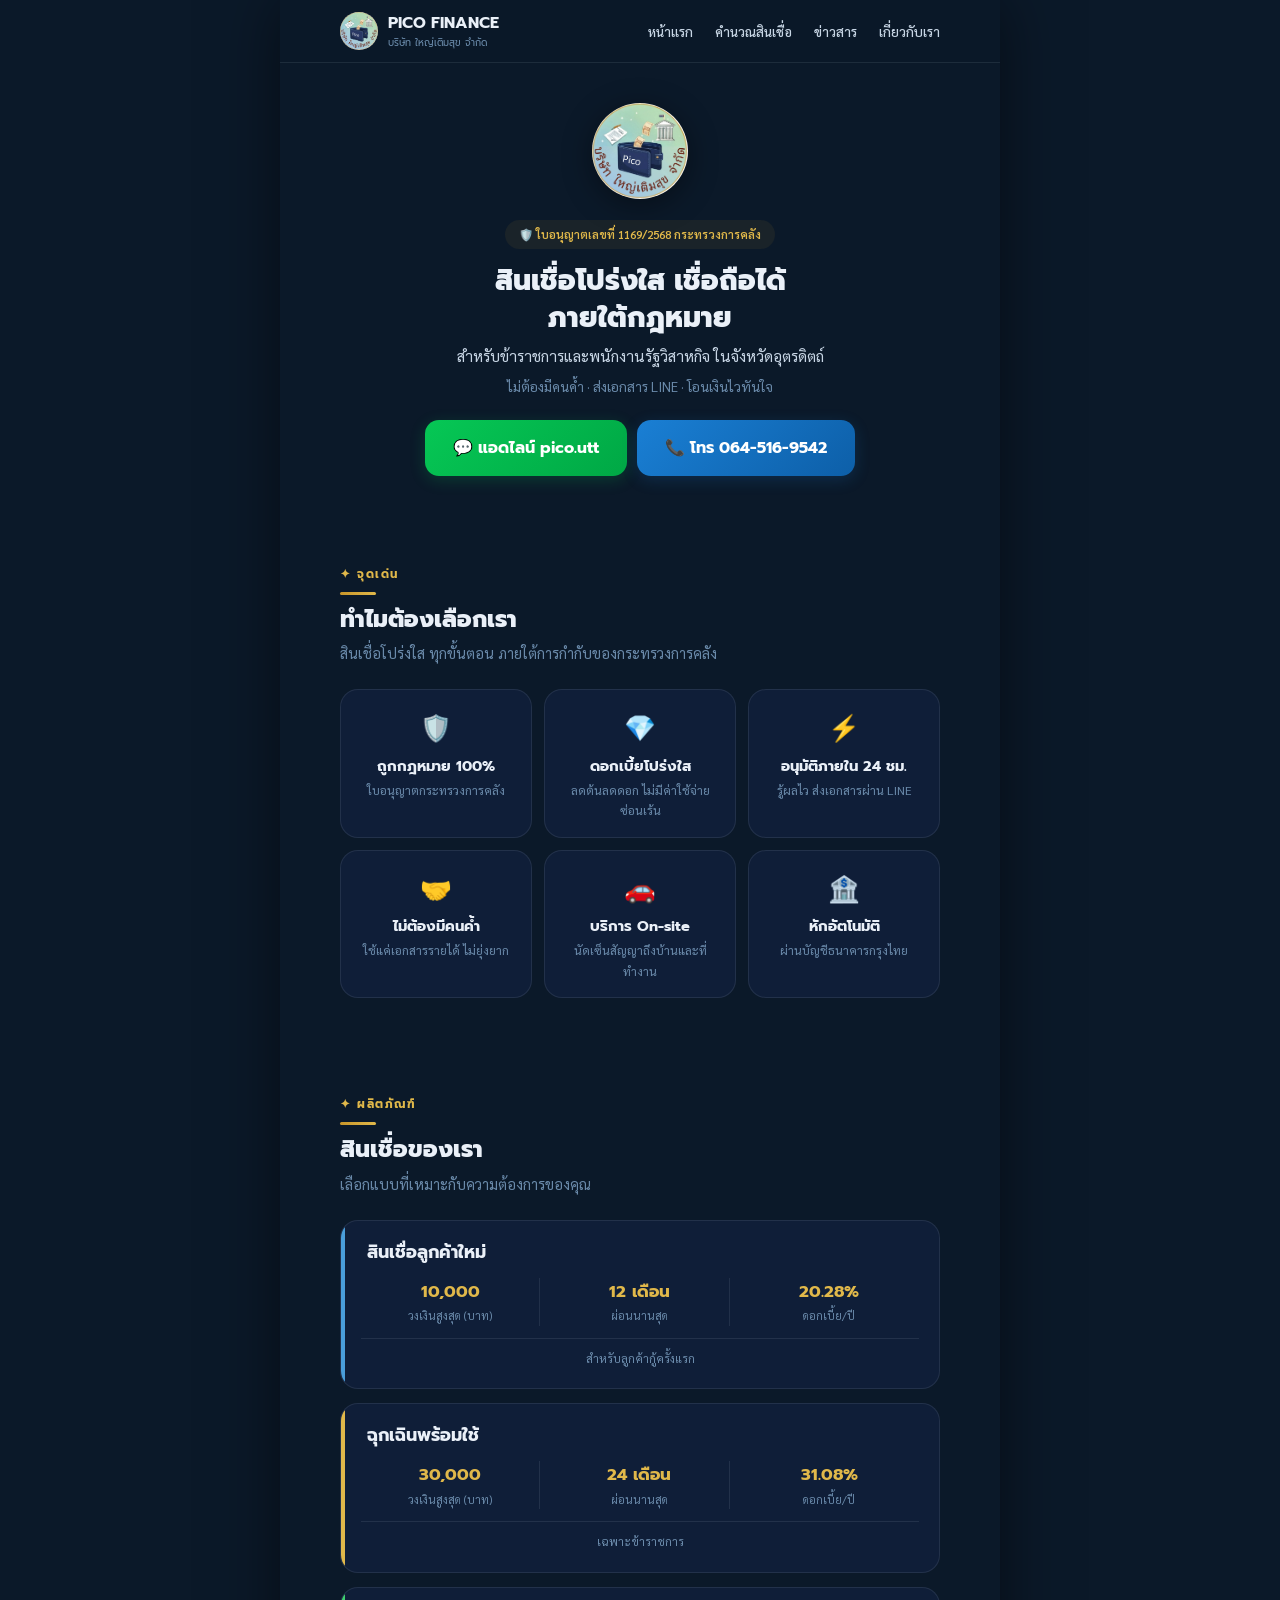
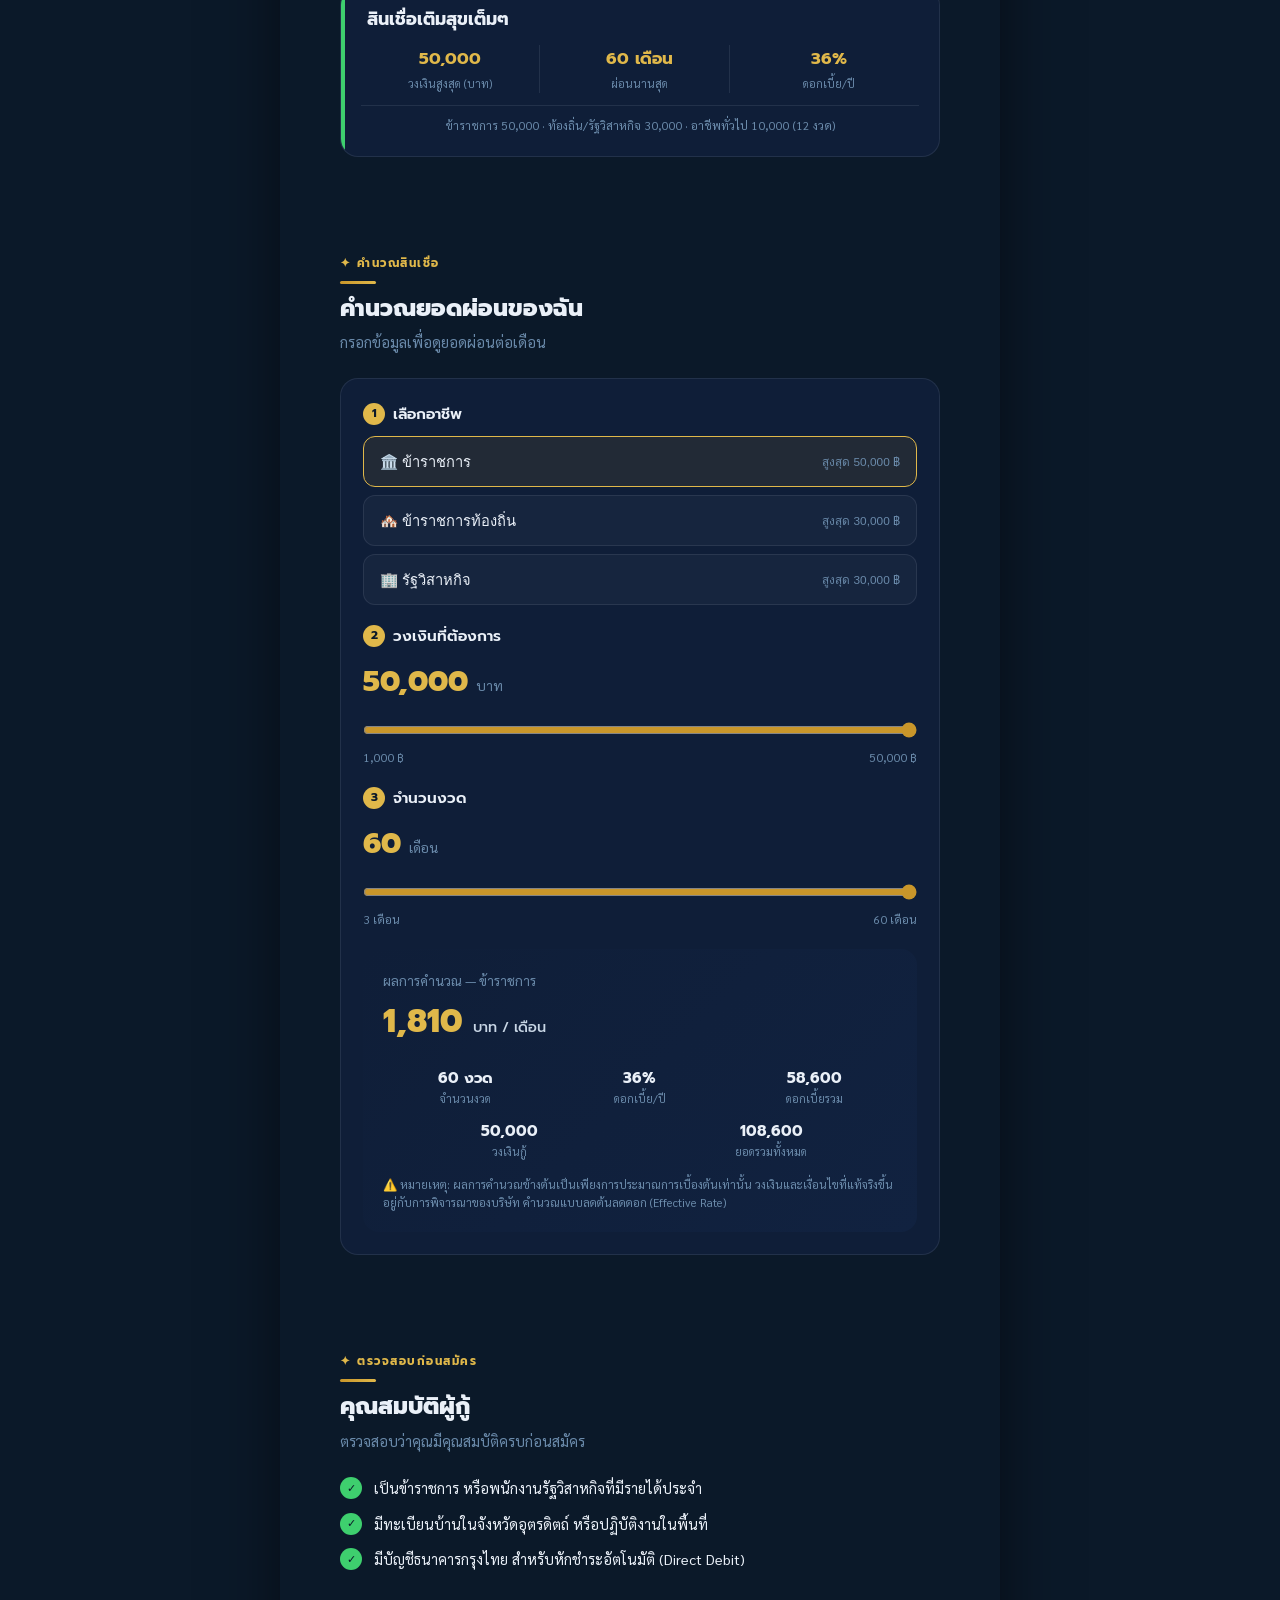
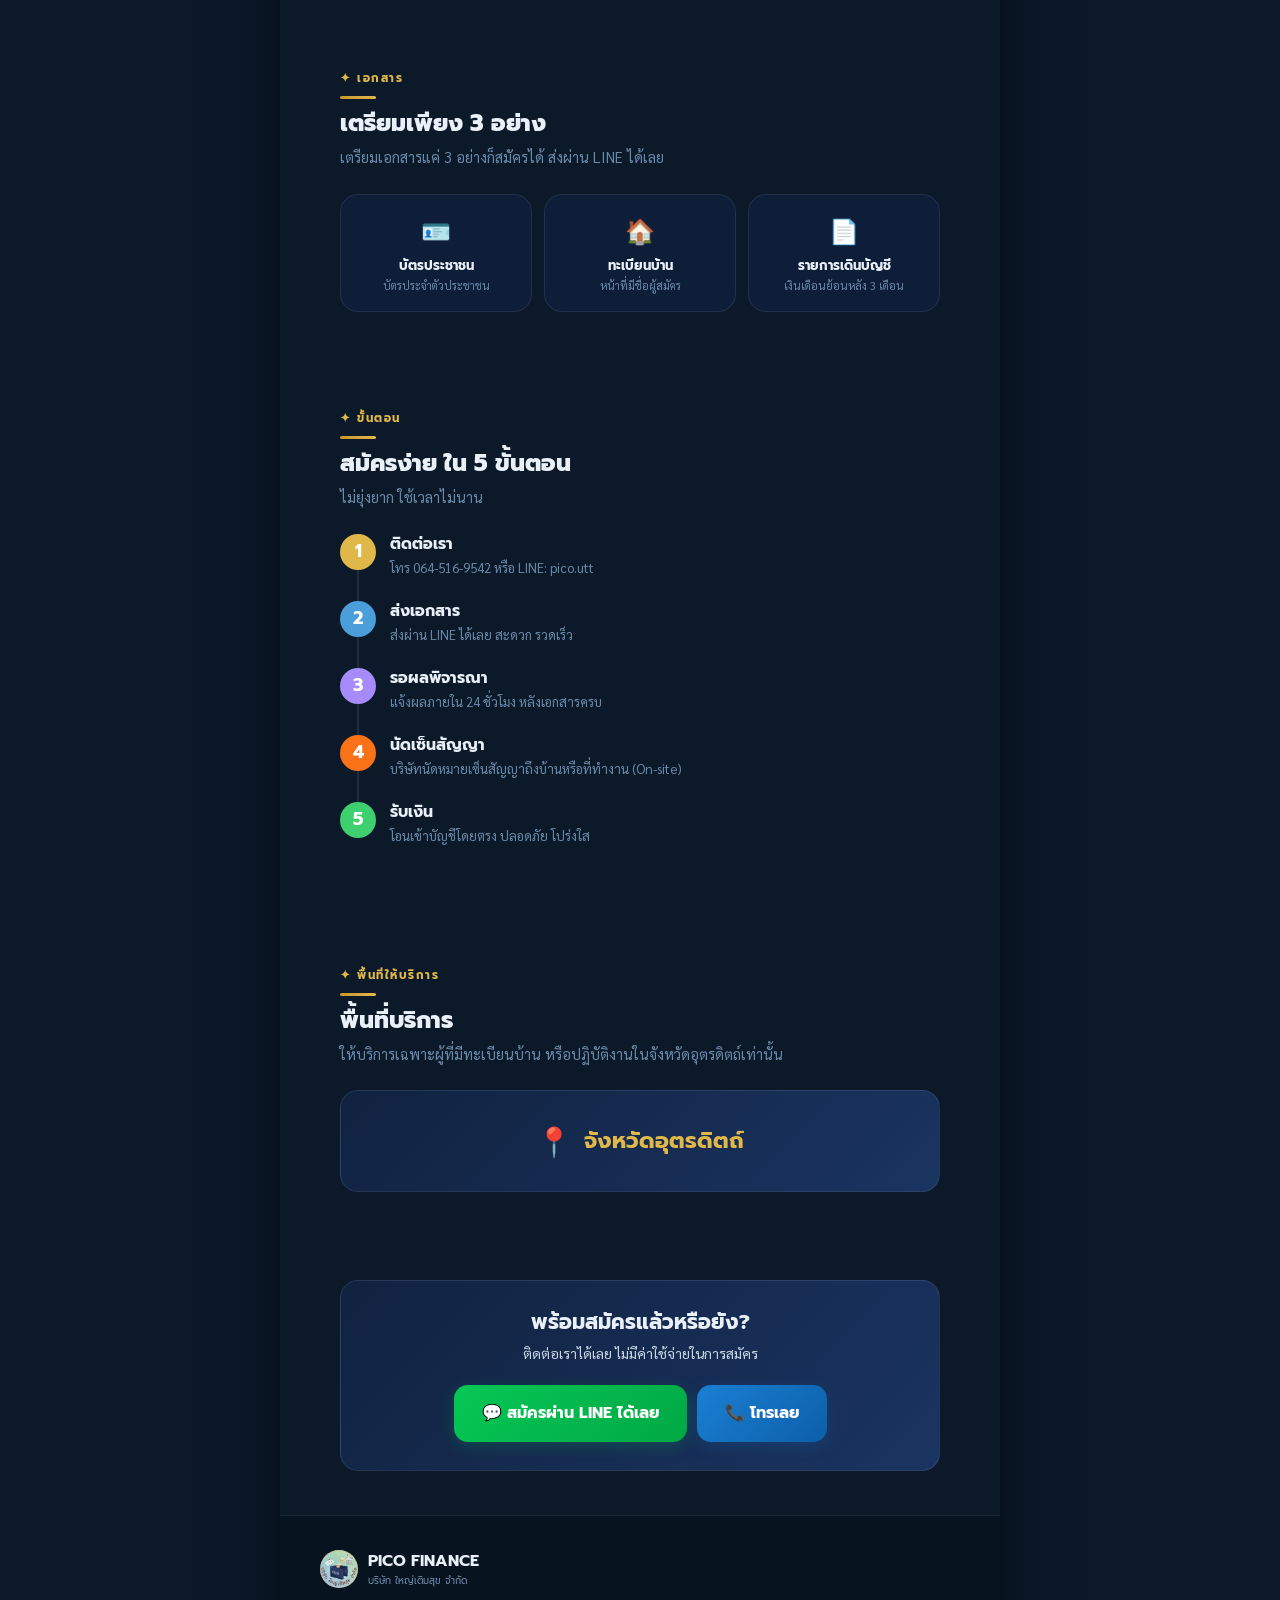
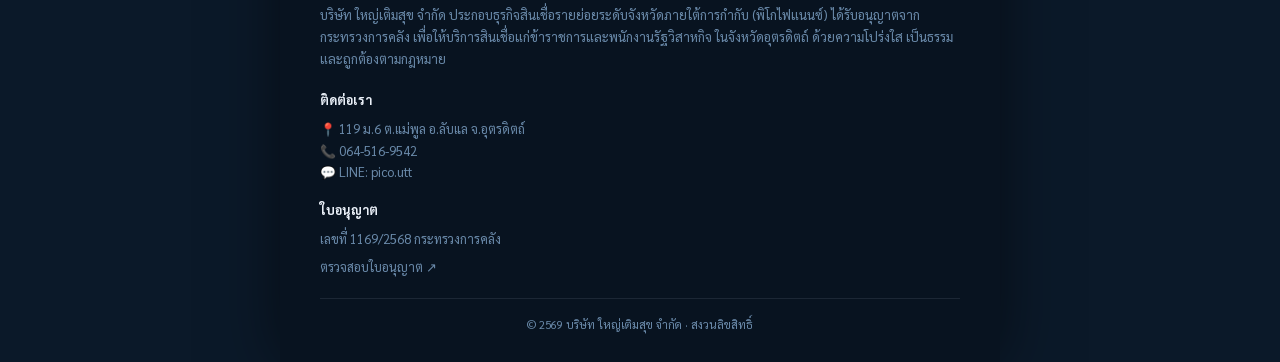
<file: index.html>
<!DOCTYPE html>
<html lang="th">
<head>
  <meta charset="UTF-8" />
  <meta name="viewport" content="width=device-width, initial-scale=1.0" />
  <title>PICO FINANCE — บริษัท ใหญ่เติมสุข จำกัด</title>
  <meta name="description" content="สินเชื่อพิโกไฟแนนซ์ จ.อุตรดิตถ์ สำหรับข้าราชการและพนักงานรัฐวิสาหกิจ ถูกกฎหมาย ดอกเบี้ยโปร่งใส ไม่ต้องมีคนค้ำ ใบอนุญาต 1169/2568 กระทรวงการคลัง" />
  <link rel="icon" type="image/svg+xml" href="[data-uri]" />
  <link rel="stylesheet" href="css/styles.css" />
</head>
<body>
<div class="app-wrapper">

  <!-- ===== Navbar ===== -->
  <header class="navbar">
    <div class="navbar-inner">
      <a href="#home" class="brand">
        <img src="assets/img/logo.jpg" alt="โลโก้ บริษัท ใหญ่เติมสุข จำกัด" />
        <span class="brand-name">PICO FINANCE<small>บริษัท ใหญ่เติมสุข จำกัด</small></span>
      </a>
      <nav class="nav-links" aria-label="เมนูหลัก">
        <a href="#home">หน้าแรก</a>
        <a href="#calculator">คำนวณสินเชื่อ</a>
        <a href="news.html">ข่าวสาร</a>
        <a href="#about">เกี่ยวกับเรา</a>
      </nav>
      <button class="nav-toggle" aria-label="เปิดเมนู" aria-expanded="false">
        <span></span><span></span><span></span>
      </button>
    </div>
    <nav class="nav-mobile" aria-label="เมนูมือถือ">
      <a href="#home">หน้าแรก</a>
      <a href="#calculator">คำนวณสินเชื่อ</a>
      <a href="news.html">ข่าวสาร</a>
      <a href="#about">เกี่ยวกับเรา</a>
    </nav>
  </header>

  <main>
    <!-- ===== Hero ===== -->
    <section id="home" class="hero">
      <img class="hero-logo" src="assets/img/logo.jpg" alt="โลโก้บริษัท ใหญ่เติมสุข จำกัด" />
      <span class="hero-badge">🛡️ ใบอนุญาตเลขที่ 1169/2568 กระทรวงการคลัง</span>
      <h1>สินเชื่อโปร่งใส เชื่อถือได้<br>ภายใต้กฎหมาย</h1>
      <p class="lead">สำหรับข้าราชการและพนักงานรัฐวิสาหกิจ ในจังหวัดอุตรดิตถ์</p>
      <p class="slogan">ไม่ต้องมีคนค้ำ · ส่งเอกสาร LINE · โอนเงินไวทันใจ</p>
      <div class="hero-actions">
        <a class="btn-line" href="https://line.me/ti/p/NenMGpzP2S" target="_blank" rel="noopener">💬 แอดไลน์ pico.utt</a>
        <a class="btn-call" href="tel:0645169542">📞 โทร 064-516-9542</a>
      </div>
    </section>

    <!-- ===== จุดเด่น ===== -->
    <section class="section-wrap">
      <span class="section-label">✦ จุดเด่น</span>
      <div class="accent-bar"></div>
      <h2 class="section-title">ทำไมต้องเลือกเรา</h2>
      <p class="section-sub">สินเชื่อโปร่งใส ทุกขั้นตอน ภายใต้การกำกับของกระทรวงการคลัง</p>
      <div id="feature-grid" class="feature-grid"></div>
    </section>

    <!-- ===== ผลิตภัณฑ์ ===== -->
    <section class="section-wrap">
      <span class="section-label">✦ ผลิตภัณฑ์</span>
      <div class="accent-bar"></div>
      <h2 class="section-title">สินเชื่อของเรา</h2>
      <p class="section-sub">เลือกแบบที่เหมาะกับความต้องการของคุณ</p>
      <div id="product-list" class="product-list"></div>
    </section>

    <!-- ===== Calculator ===== -->
    <section id="calculator" class="section-wrap">
      <span class="section-label">✦ คำนวณสินเชื่อ</span>
      <div class="accent-bar"></div>
      <h2 class="section-title">คำนวณยอดผ่อนของฉัน</h2>
      <p class="section-sub">กรอกข้อมูลเพื่อดูยอดผ่อนต่อเดือน</p>
      <div class="card calc-box">
        <div class="calc-step-label"><span class="calc-step-num">1</span> เลือกอาชีพ</div>
        <div id="occ-list" class="occ-list"></div>

        <div class="calc-step-label"><span class="calc-step-num">2</span> วงเงินที่ต้องการ</div>
        <div class="amount-row">
          <span id="amount-value" class="value">0</span>
          <span class="unit">บาท</span>
        </div>
        <input id="amount-slider" type="range" min="1000" max="50000" step="1000" value="50000"
               aria-label="วงเงินที่ต้องการ" />
        <div class="range-bounds"><span>1,000 ฿</span><span id="range-max">50,000 ฿</span></div>

        <div class="calc-step-label"><span class="calc-step-num">3</span> จำนวนงวด</div>
        <div class="amount-row">
          <span id="months-value" class="value">0</span>
          <span class="unit">เดือน</span>
        </div>
        <input id="months-slider" type="range" min="3" max="60" step="1" value="60"
               aria-label="จำนวนงวดที่ต้องการผ่อน" />
        <div class="range-bounds"><span>3 เดือน</span><span id="months-max">60 เดือน</span></div>

        <div id="calc-result" class="calc-result"></div>
      </div>
    </section>

    <!-- ===== คุณสมบัติผู้กู้ ===== -->
    <section id="about" class="section-wrap">
      <span class="section-label">✦ ตรวจสอบก่อนสมัคร</span>
      <div class="accent-bar"></div>
      <h2 class="section-title">คุณสมบัติผู้กู้</h2>
      <p class="section-sub">ตรวจสอบว่าคุณมีคุณสมบัติครบก่อนสมัคร</p>
      <div id="qual-list" class="check-list"></div>
    </section>

    <!-- ===== เอกสาร ===== -->
    <section class="section-wrap">
      <span class="section-label">✦ เอกสาร</span>
      <div class="accent-bar"></div>
      <h2 class="section-title">เตรียมเพียง 3 อย่าง</h2>
      <p class="section-sub">เตรียมเอกสารแค่ 3 อย่างก็สมัครได้ ส่งผ่าน LINE ได้เลย</p>
      <div id="doc-grid" class="doc-grid"></div>
    </section>

    <!-- ===== ขั้นตอน ===== -->
    <section class="section-wrap">
      <span class="section-label">✦ ขั้นตอน</span>
      <div class="accent-bar"></div>
      <h2 class="section-title">สมัครง่าย ใน 5 ขั้นตอน</h2>
      <p class="section-sub">ไม่ยุ่งยาก ใช้เวลาไม่นาน</p>
      <div id="step-list" class="step-list"></div>
    </section>

    <!-- ===== พื้นที่ให้บริการ ===== -->
    <section class="section-wrap">
      <span class="section-label">✦ พื้นที่ให้บริการ</span>
      <div class="accent-bar"></div>
      <h2 class="section-title">พื้นที่บริการ</h2>
      <p class="section-sub">ให้บริการเฉพาะผู้ที่มีทะเบียนบ้าน หรือปฏิบัติงานในจังหวัดอุตรดิตถ์เท่านั้น</p>
      <div class="card province-card">
        <span class="province-pin">📍</span>
        <span class="province-name">จังหวัดอุตรดิตถ์</span>
      </div>
    </section>

    <!-- ===== CTA ===== -->
    <section class="section-wrap cta">
      <div class="card cta-card">
        <h3>พร้อมสมัครแล้วหรือยัง?</h3>
        <p>ติดต่อเราได้เลย ไม่มีค่าใช้จ่ายในการสมัคร</p>
        <div class="cta-actions">
          <a class="btn-line" href="https://line.me/ti/p/NenMGpzP2S" target="_blank" rel="noopener">💬 สมัครผ่าน LINE ได้เลย</a>
          <a class="btn-call" href="tel:0645169542">📞 โทรเลย</a>
        </div>
      </div>
    </section>
  </main>

  <!-- ===== Footer ===== -->
  <footer class="footer">
    <div class="footer-inner">
      <a href="#home" class="brand">
        <img src="assets/img/logo.jpg" alt="โลโก้บริษัท" />
        <span class="brand-name">PICO FINANCE<small>บริษัท ใหญ่เติมสุข จำกัด</small></span>
      </a>
      <p class="footer-desc">
        บริษัท ใหญ่เติมสุข จำกัด ประกอบธุรกิจสินเชื่อรายย่อยระดับจังหวัดภายใต้การกำกับ (พิโกไฟแนนซ์)
        ได้รับอนุญาตจากกระทรวงการคลัง เพื่อให้บริการสินเชื่อแก่ข้าราชการและพนักงานรัฐวิสาหกิจ
        ในจังหวัดอุตรดิตถ์ ด้วยความโปร่งใส เป็นธรรม และถูกต้องตามกฎหมาย
      </p>

      <div class="footer-block">
        <h5>ติดต่อเรา</h5>
        <p>📍 119 ม.6 ต.แม่พูล อ.ลับแล จ.อุตรดิตถ์</p>
        <p>📞 <a href="tel:0645169542">064-516-9542</a></p>
        <p>💬 LINE: <a href="https://line.me/ti/p/NenMGpzP2S" target="_blank" rel="noopener">pico.utt</a></p>
      </div>

      <div class="footer-block">
        <h5>ใบอนุญาต</h5>
        <p>เลขที่ 1169/2568 กระทรวงการคลัง</p>
        <a class="footer-license-link" href="https://www.fpo.go.th/FPOLicense/?d=1_12053556800038253116925684" target="_blank" rel="noopener">ตรวจสอบใบอนุญาต ↗</a>
      </div>

      <div class="footer-bottom">© 2569 บริษัท ใหญ่เติมสุข จำกัด · สงวนลิขสิทธิ์</div>
    </div>
  </footer>

</div>

<script src="js/data.js"></script>
<script src="js/calculator.js"></script>
<script src="js/main.js"></script>
</body>
</html>
</file>
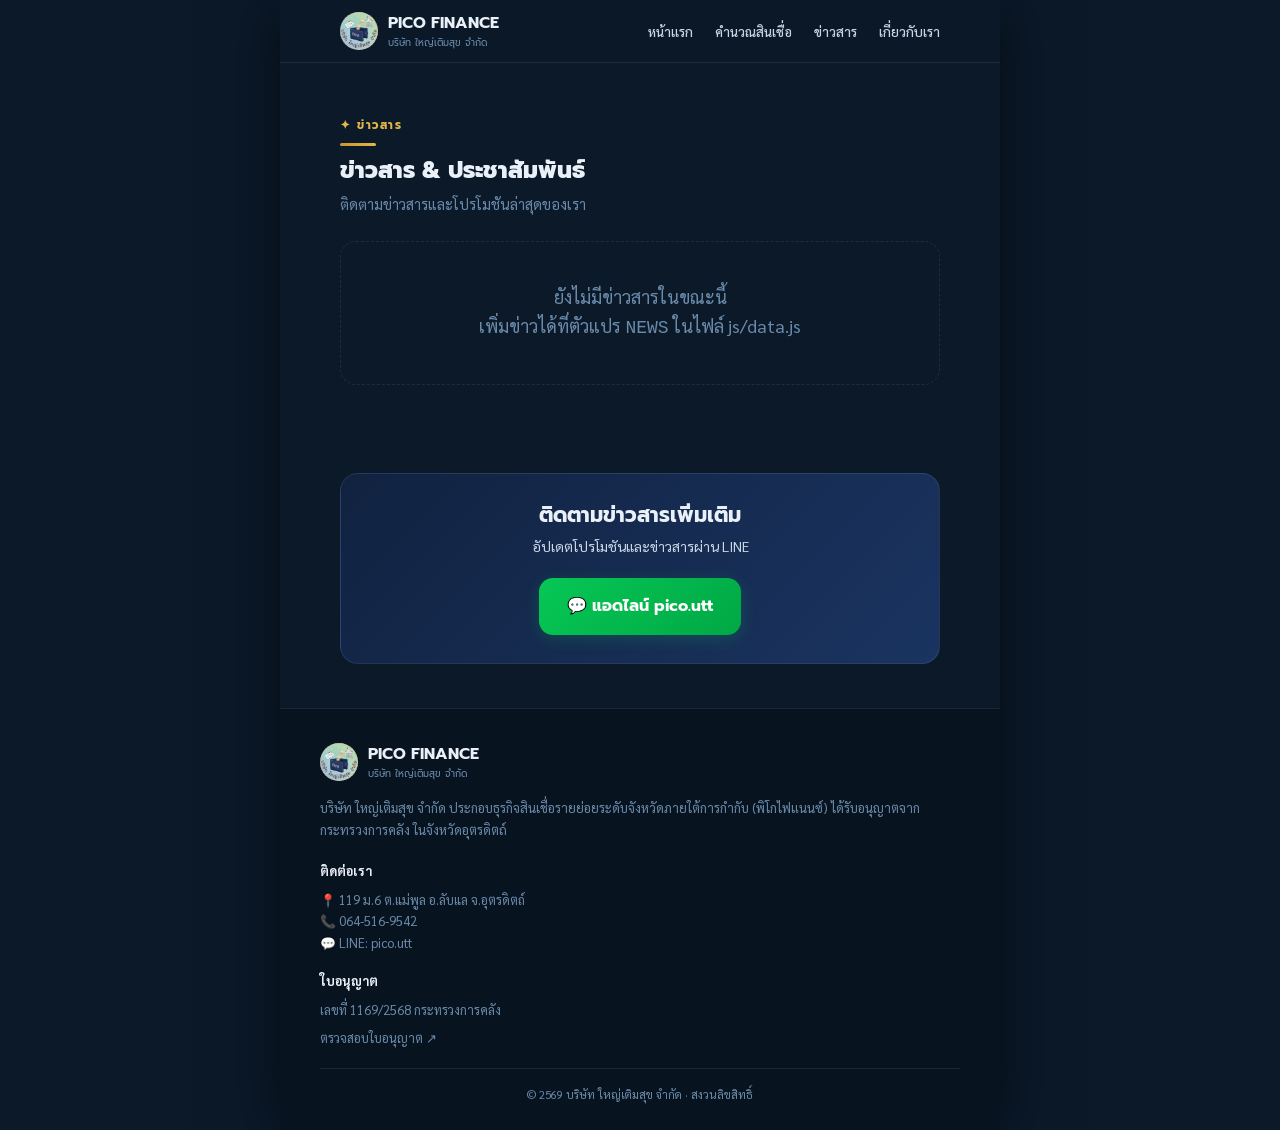
<file: news.html>
<!DOCTYPE html>
<html lang="th">
<head>
  <meta charset="UTF-8" />
  <meta name="viewport" content="width=device-width, initial-scale=1.0" />
  <title>ข่าวสาร & ประชาสัมพันธ์ — PICO FINANCE</title>
  <meta name="description" content="ข่าวสารและประชาสัมพันธ์ บริษัท ใหญ่เติมสุข จำกัด (พิโกไฟแนนซ์ อุตรดิตถ์)" />
  <link rel="icon" type="image/svg+xml" href="[data-uri]" />
  <link rel="stylesheet" href="css/styles.css" />
</head>
<body>
<div class="app-wrapper">

  <!-- ===== Navbar ===== -->
  <header class="navbar">
    <div class="navbar-inner">
      <a href="index.html" class="brand">
        <img src="assets/img/logo.jpg" alt="โลโก้ บริษัท ใหญ่เติมสุข จำกัด" />
        <span class="brand-name">PICO FINANCE<small>บริษัท ใหญ่เติมสุข จำกัด</small></span>
      </a>
      <nav class="nav-links" aria-label="เมนูหลัก">
        <a href="index.html#home">หน้าแรก</a>
        <a href="index.html#calculator">คำนวณสินเชื่อ</a>
        <a href="news.html">ข่าวสาร</a>
        <a href="index.html#about">เกี่ยวกับเรา</a>
      </nav>
      <button class="nav-toggle" aria-label="เปิดเมนู" aria-expanded="false">
        <span></span><span></span><span></span>
      </button>
    </div>
    <nav class="nav-mobile" aria-label="เมนูมือถือ">
      <a href="index.html#home">หน้าแรก</a>
      <a href="index.html#calculator">คำนวณสินเชื่อ</a>
      <a href="news.html">ข่าวสาร</a>
      <a href="index.html#about">เกี่ยวกับเรา</a>
    </nav>
  </header>

  <main>
    <section class="section-wrap">
      <span class="section-label">✦ ข่าวสาร</span>
      <div class="accent-bar"></div>
      <h1 class="section-title">ข่าวสาร & ประชาสัมพันธ์</h1>
      <p class="section-sub">ติดตามข่าวสารและโปรโมชันล่าสุดของเรา</p>

      <!-- ข่าวจะถูก render จากตัวแปร NEWS ใน js/data.js -->
      <div id="news-grid" class="news-grid"></div>
    </section>

    <!-- ===== ติดตามผ่าน LINE ===== -->
    <section class="section-wrap cta">
      <div class="card cta-card">
        <h3>ติดตามข่าวสารเพิ่มเติม</h3>
        <p>อัปเดตโปรโมชันและข่าวสารผ่าน LINE</p>
        <div class="cta-actions">
          <a class="btn-line" href="https://line.me/ti/p/NenMGpzP2S" target="_blank" rel="noopener">💬 แอดไลน์ pico.utt</a>
        </div>
      </div>
    </section>
  </main>

  <!-- ===== Footer ===== -->
  <footer class="footer">
    <div class="footer-inner">
      <a href="index.html" class="brand">
        <img src="assets/img/logo.jpg" alt="โลโก้บริษัท" />
        <span class="brand-name">PICO FINANCE<small>บริษัท ใหญ่เติมสุข จำกัด</small></span>
      </a>
      <p class="footer-desc">
        บริษัท ใหญ่เติมสุข จำกัด ประกอบธุรกิจสินเชื่อรายย่อยระดับจังหวัดภายใต้การกำกับ (พิโกไฟแนนซ์)
        ได้รับอนุญาตจากกระทรวงการคลัง ในจังหวัดอุตรดิตถ์
      </p>
      <div class="footer-block">
        <h5>ติดต่อเรา</h5>
        <p>📍 119 ม.6 ต.แม่พูล อ.ลับแล จ.อุตรดิตถ์</p>
        <p>📞 <a href="tel:0645169542">064-516-9542</a></p>
        <p>💬 LINE: <a href="https://line.me/ti/p/NenMGpzP2S" target="_blank" rel="noopener">pico.utt</a></p>
      </div>
      <div class="footer-block">
        <h5>ใบอนุญาต</h5>
        <p>เลขที่ 1169/2568 กระทรวงการคลัง</p>
        <a class="footer-license-link" href="https://www.fpo.go.th/FPOLicense/?d=1_12053556800038253116925684" target="_blank" rel="noopener">ตรวจสอบใบอนุญาต ↗</a>
      </div>
      <div class="footer-bottom">© 2569 บริษัท ใหญ่เติมสุข จำกัด · สงวนลิขสิทธิ์</div>
    </div>
  </footer>

</div>

<script src="js/data.js"></script>
<script src="js/calculator.js"></script>
<script src="js/main.js"></script>
</body>
</html>
</file>
<file: css/styles.css>
/* ===================================================================
   PICO FINANCE — บริษัท ใหญ่เติมสุข จำกัด
   Vanilla rebuild · design tokens + layout + components
   =================================================================== */

@import url("https://fonts.googleapis.com/css2?family=Sarabun:wght@300;400;500;600;700&family=Prompt:wght@400;500;600;700;800&display=swap");

/* ---------- Design tokens ---------- */
:root {
  --navy: #0b1929;
  --navy-mid: #112240;
  --navy-light: #1a3461;
  --navy-card: #0f1e38;
  --silver: #c8d6e5;
  --silver-bright: #eaf0f8;
  --gold: #c9962a;
  --gold-light: #e0b84a;
  --white: #f0f4f8;
  --text-muted: #6a8aaa;
  --border: #c8d6e51a;
  --accent: #4a9eda;
  --green: #3ecf6e;
  --line: #06c755;
}

/* ---------- Reset ---------- */
* { box-sizing: border-box; margin: 0; padding: 0; }
html { scroll-behavior: smooth; }

body {
  background: var(--navy);
  color: var(--silver-bright);
  font-family: Sarabun, sans-serif;
  font-size: 17px;
  line-height: 1.65;
  -webkit-font-smoothing: antialiased;
  overflow-x: hidden;
}

h1, h2, h3, h4 { font-family: Prompt, sans-serif; line-height: 1.3; }
a { color: inherit; text-decoration: none; }
img { max-width: 100%; display: block; }

::-webkit-scrollbar { width: 4px; }
::-webkit-scrollbar-track { background: var(--navy); }
::-webkit-scrollbar-thumb { background: var(--navy-light); border-radius: 2px; }

/* ---------- App shell ---------- */
.app-wrapper {
  display: flex;
  flex-direction: column;
  min-height: 100vh;
}
main { flex: 1; }

.container { max-width: 480px; margin: 0 auto; padding: 0 20px; }
.section-wrap { max-width: 480px; margin: 0 auto; padding: 44px 20px; }

/* ---------- Section headings ---------- */
.section-label {
  display: inline-flex;
  align-items: center;
  gap: 6px;
  margin-bottom: 8px;
  font-family: Prompt, sans-serif;
  font-size: 0.72rem;
  font-weight: 700;
  letter-spacing: 1.5px;
  text-transform: uppercase;
  color: var(--gold-light);
}
.accent-bar {
  width: 36px; height: 3px;
  margin-bottom: 10px;
  border-radius: 2px;
  background: linear-gradient(90deg, var(--gold), var(--gold-light));
}
.section-title {
  margin-bottom: 6px;
  font-size: 1.45rem;
  font-weight: 800;
  color: var(--silver-bright);
}
.section-sub {
  margin-bottom: 24px;
  font-size: 0.92rem;
  line-height: 1.65;
  color: var(--text-muted);
}

/* ---------- Buttons ---------- */
.btn-primary,
.btn-outline,
.btn-line,
.btn-call {
  display: flex;
  align-items: center;
  justify-content: center;
  gap: 8px;
  width: 100%;
  border-radius: 14px;
  font-family: Prompt, sans-serif;
  font-size: 1rem;
  cursor: pointer;
  transition: opacity 0.2s, transform 0.15s, background 0.2s;
}
.btn-primary:active,
.btn-line:active,
.btn-call:active { transform: scale(0.97); opacity: 0.92; }

.btn-primary {
  padding: 15px 20px;
  border: none;
  font-weight: 700;
  letter-spacing: 0.2px;
  color: #0b1929;
  background: linear-gradient(135deg, var(--gold), var(--gold-light));
  box-shadow: 0 4px 18px #c9962a40;
}
.btn-outline {
  padding: 14px 20px;
  border: 1.5px solid var(--border);
  font-weight: 600;
  color: var(--silver-bright);
  background: #ffffff0a;
}
.btn-outline:active { background: #ffffff14; }

.btn-line {
  padding: 15px 20px;
  border: none;
  font-weight: 700;
  color: #fff;
  background: linear-gradient(135deg, #06c755, #00a845);
  box-shadow: 0 4px 16px #06c75533;
}
.btn-call {
  padding: 15px 20px;
  border: none;
  font-weight: 700;
  color: #fff;
  background: linear-gradient(135deg, #1a7fd4, #0d5fa8);
  box-shadow: 0 4px 16px #1a7fd433;
}

/* ---------- Cards ---------- */
.card {
  padding: 20px;
  border: 1px solid var(--border);
  border-radius: 18px;
  background: var(--navy-card);
}
.card-hover { transition: border-color 0.2s, transform 0.2s; }
.card-hover:active { transform: scale(0.99); }

/* ---------- Navbar ---------- */
.navbar {
  position: sticky;
  top: 0;
  z-index: 100;
  background: #0b1929e6;
  backdrop-filter: blur(12px);
  border-bottom: 1px solid var(--border);
}
.navbar-inner {
  display: flex;
  align-items: center;
  justify-content: space-between;
  max-width: 480px;
  margin: 0 auto;
  padding: 10px 20px;
}
.brand { display: flex; align-items: center; gap: 10px; }
.brand img { width: 38px; height: 38px; border-radius: 50%; }
.brand-name { font-family: Prompt, sans-serif; font-weight: 700; font-size: 1rem; }
.brand-name small { display: block; font-size: 0.6rem; color: var(--text-muted); font-weight: 400; }

.nav-links { display: none; gap: 22px; }
.nav-links a {
  font-size: 0.85rem;
  font-weight: 500;
  color: var(--silver);
  transition: color 0.2s;
}
.nav-links a:hover { color: var(--gold-light); }

.nav-toggle {
  display: flex;
  flex-direction: column;
  gap: 4px;
  padding: 8px;
  border: none;
  background: transparent;
  cursor: pointer;
}
.nav-toggle span {
  width: 22px; height: 2px;
  background: var(--silver-bright);
  border-radius: 2px;
  transition: transform 0.25s, opacity 0.25s;
}
.nav-mobile {
  display: none;
  flex-direction: column;
  gap: 4px;
  padding: 8px 20px 16px;
  border-bottom: 1px solid var(--border);
}
.nav-mobile.open { display: flex; }
.nav-mobile a { padding: 10px 4px; font-size: 0.95rem; color: var(--silver); }
.nav-mobile a:active { color: var(--gold-light); }

/* ---------- Hero ---------- */
.hero { padding: 40px 20px 36px; text-align: center; }
.hero-logo {
  width: 96px; height: 96px;
  margin: 0 auto 18px;
  border-radius: 50%;
  box-shadow: 0 6px 30px #00000066;
}
.hero-badge {
  display: inline-flex;
  align-items: center;
  gap: 6px;
  margin-bottom: 14px;
  padding: 5px 14px;
  border: 1px solid var(--gold)33;
  border-radius: 999px;
  font-size: 0.72rem;
  font-weight: 600;
  color: var(--gold-light);
  background: #c9962a14;
}
.hero h1 { font-size: 1.75rem; font-weight: 800; margin-bottom: 8px; }
.hero .lead { font-size: 0.95rem; color: var(--silver); margin-bottom: 6px; }
.hero .slogan { font-size: 0.85rem; color: var(--text-muted); margin-bottom: 22px; }
.hero-actions { display: flex; flex-direction: column; gap: 10px; }

/* ---------- Feature / why-us grid ---------- */
.feature-grid { display: grid; grid-template-columns: repeat(2, 1fr); gap: 12px; }
.feature-card { padding: 16px; text-align: center; }
.feature-card .icon { font-size: 1.6rem; margin-bottom: 8px; }
.feature-card h4 { font-size: 0.92rem; margin-bottom: 4px; }
.feature-card p { font-size: 0.78rem; color: var(--text-muted); }

/* ---------- Product cards ---------- */
.product-list { display: flex; flex-direction: column; gap: 14px; }
.product-card { position: relative; padding: 20px; overflow: hidden; }
.product-card::before {
  content: "";
  position: absolute; top: 0; left: 0;
  width: 4px; height: 100%;
  background: var(--bar, var(--gold));
}
.product-card h4 { font-size: 1.1rem; margin: 0 0 14px; padding-left: 6px; }
.product-meta { display: grid; grid-template-columns: repeat(3, 1fr); gap: 10px; }
.product-meta .item { text-align: center; }
.product-meta .item:not(:last-child) { border-right: 1px solid var(--border); }
.product-meta .item .v { font-family: Prompt, sans-serif; font-weight: 700; font-size: 1.05rem; color: var(--gold-light); }
.product-meta .item .l { margin-top: 2px; font-size: 0.7rem; color: var(--text-muted); }
.product-note { margin-top: 12px; padding-top: 10px; border-top: 1px solid var(--border); font-size: 0.74rem; color: var(--text-muted); text-align: center; }

/* ---------- Calculator ---------- */
.calc-box { padding: 22px; }
.calc-step-label {
  display: flex; align-items: center; gap: 8px;
  margin: 18px 0 10px;
  font-family: Prompt, sans-serif;
  font-weight: 600;
  font-size: 0.95rem;
}
.calc-step-label:first-child { margin-top: 0; }
.calc-step-num {
  display: inline-flex; align-items: center; justify-content: center;
  width: 22px; height: 22px;
  border-radius: 50%;
  font-size: 0.75rem; font-weight: 700;
  color: #0b1929;
  background: var(--gold-light);
}
.occ-list { display: flex; flex-direction: column; gap: 8px; }
.occ-btn {
  display: flex; align-items: center; justify-content: space-between;
  padding: 13px 16px;
  border: 1.5px solid var(--border);
  border-radius: 12px;
  background: #ffffff08;
  color: var(--silver-bright);
  font-size: 0.92rem;
  cursor: pointer;
  transition: border-color 0.2s, background 0.2s;
}
.occ-btn .left { display: flex; align-items: center; gap: 10px; }
.occ-btn .max { font-size: 0.74rem; color: var(--text-muted); }
.occ-btn.active { border-color: var(--gold-light); background: #c9962a1a; }

.amount-row { display: flex; align-items: baseline; gap: 8px; margin-bottom: 6px; }
.amount-row .value { font-family: Prompt, sans-serif; font-weight: 800; font-size: 1.8rem; color: var(--gold-light); }
.amount-row .unit { font-size: 0.85rem; color: var(--text-muted); }
input[type="range"] {
  width: 100%;
  margin: 10px 0;
  accent-color: var(--gold);
}
.range-bounds { display: flex; justify-content: space-between; font-size: 0.74rem; color: var(--text-muted); }

.calc-result {
  margin-top: 20px;
  padding: 20px;
  border: 1px solid var(--gold)33;
  border-radius: 16px;
  background: linear-gradient(135deg, #0f1e38, #112240);
}
.calc-result .headline { font-size: 0.85rem; color: var(--text-muted); margin-bottom: 4px; }
.calc-result .monthly { font-family: Prompt, sans-serif; font-weight: 800; font-size: 2rem; color: var(--gold-light); }
.calc-result .monthly small { font-size: 0.9rem; font-weight: 500; color: var(--silver); }
.result-grid { display: grid; grid-template-columns: repeat(3, 1fr); gap: 10px; margin-top: 16px; }
.result-grid .cell { text-align: center; }
.result-grid .cell .v { font-family: Prompt, sans-serif; font-weight: 700; font-size: 0.95rem; }
.result-grid .cell .l { font-size: 0.7rem; color: var(--text-muted); }
.calc-note { margin-top: 14px; font-size: 0.72rem; line-height: 1.6; color: var(--text-muted); }
.calc-placeholder { margin-top: 20px; padding: 24px; text-align: center; font-size: 0.85rem; color: var(--text-muted); border: 1px dashed var(--border); border-radius: 16px; }

/* ---------- Qualification / documents ---------- */
.check-list { display: flex; flex-direction: column; gap: 12px; }
.check-item { display: flex; gap: 12px; align-items: flex-start; }
.check-item .tick {
  flex-shrink: 0;
  width: 22px; height: 22px;
  display: flex; align-items: center; justify-content: center;
  border-radius: 50%;
  font-size: 0.7rem;
  color: #0b1929;
  background: var(--green);
}
.check-item p { font-size: 0.9rem; }

.doc-grid { display: grid; grid-template-columns: repeat(3, 1fr); gap: 12px; }
.doc-card { padding: 16px 10px; text-align: center; }
.doc-card .icon { font-size: 1.5rem; margin-bottom: 8px; }
.doc-card h4 { font-size: 0.82rem; margin-bottom: 2px; }
.doc-card p { font-size: 0.68rem; color: var(--text-muted); }

/* ---------- Steps ---------- */
.step-list { display: flex; flex-direction: column; gap: 0; }
.step-item { display: flex; gap: 14px; padding-bottom: 22px; position: relative; }
.step-item:not(:last-child)::before {
  content: "";
  position: absolute;
  left: 17px; top: 36px; bottom: 0;
  width: 2px;
  background: var(--border);
}
.step-num {
  flex-shrink: 0;
  width: 36px; height: 36px;
  display: flex; align-items: center; justify-content: center;
  border-radius: 50%;
  font-family: Prompt, sans-serif; font-weight: 700;
  color: #fff;
  background: var(--step-color, var(--accent));
}
.step-body h4 { font-size: 0.98rem; margin-bottom: 3px; }
.step-body p { font-size: 0.82rem; color: var(--text-muted); }

/* ---------- Service area (จังหวัด) ---------- */
.province-card {
  display: flex;
  align-items: center;
  justify-content: center;
  gap: 12px;
  padding: 26px 20px;
  text-align: center;
  background: linear-gradient(135deg, var(--navy-mid), var(--navy-light));
}
.province-pin { font-size: 1.8rem; }
.province-name {
  font-family: Prompt, sans-serif;
  font-weight: 700;
  font-size: 1.4rem;
  color: var(--gold-light);
}

/* ---------- CTA ---------- */
.cta { text-align: center; }
.cta-card { padding: 28px 22px; background: linear-gradient(135deg, var(--navy-mid), var(--navy-light)); }
.cta-card h3 { font-size: 1.3rem; margin-bottom: 6px; }
.cta-card p { font-size: 0.88rem; color: var(--silver); margin-bottom: 20px; }
.cta-actions { display: flex; flex-direction: column; gap: 10px; }

/* ---------- Footer ---------- */
.footer { padding: 32px 20px 28px; border-top: 1px solid var(--border); background: #081320; }
.footer-inner { max-width: 480px; margin: 0 auto; }
.footer .brand { margin-bottom: 14px; }
.footer-desc { font-size: 0.82rem; line-height: 1.7; color: var(--text-muted); margin-bottom: 18px; }
.footer-block { margin-bottom: 16px; }
.footer-block h5 { font-size: 0.8rem; font-weight: 700; margin-bottom: 8px; color: var(--silver-bright); }
.footer-block p, .footer-block a { font-size: 0.8rem; color: var(--text-muted); line-height: 1.7; }
.footer-block a:hover { color: var(--gold-light); }
.footer-directors { display: flex; flex-direction: column; gap: 4px; }
.footer-license-link { display: inline-flex; align-items: center; gap: 4px; color: var(--accent); }
.footer-bottom { margin-top: 18px; padding-top: 16px; border-top: 1px solid var(--border); font-size: 0.72rem; color: var(--text-muted); text-align: center; }

/* ---------- News page ---------- */
.news-grid { display: flex; flex-direction: column; gap: 14px; }
.news-card { padding: 18px; }
.news-card .meta { display: flex; align-items: center; gap: 8px; margin-bottom: 8px; }
.news-tag { padding: 3px 10px; border-radius: 999px; font-size: 0.68rem; font-weight: 600; color: #0b1929; background: var(--gold-light); }
.news-date { font-size: 0.72rem; color: var(--text-muted); }
.news-card h4 { font-size: 1rem; margin-bottom: 6px; }
.news-card p { font-size: 0.85rem; color: var(--text-muted); }
.news-empty { padding: 40px 20px; text-align: center; color: var(--text-muted); border: 1px dashed var(--border); border-radius: 16px; }

/* ---------- Animations ---------- */
@keyframes fadeUp {
  0% { opacity: 0; transform: translateY(18px); }
  100% { opacity: 1; transform: translateY(0); }
}
.fade-up { animation: 0.5s forwards fadeUp; }

/* ---------- Responsive ---------- */
@media (max-width: 360px) {
  body { font-size: 17px; }
  .section-title { font-size: 1.25rem; }
}
@media (min-width: 700px) {
  .nav-links { display: flex; }
  .nav-toggle { display: none; }
  .container, .section-wrap, .navbar-inner, .footer-inner { max-width: 640px; }
  body { font-size: 18px; }
  .app-wrapper { max-width: 720px; margin: 0 auto; box-shadow: 0 0 60px #00000080; }
  .feature-grid { grid-template-columns: repeat(3, 1fr); }
  .hero-actions, .cta-actions { flex-direction: row; justify-content: center; }
  .hero-actions .btn-line, .hero-actions .btn-call,
  .cta-actions .btn-line, .cta-actions .btn-call { width: auto; padding-left: 28px; padding-right: 28px; }
}
</file>
